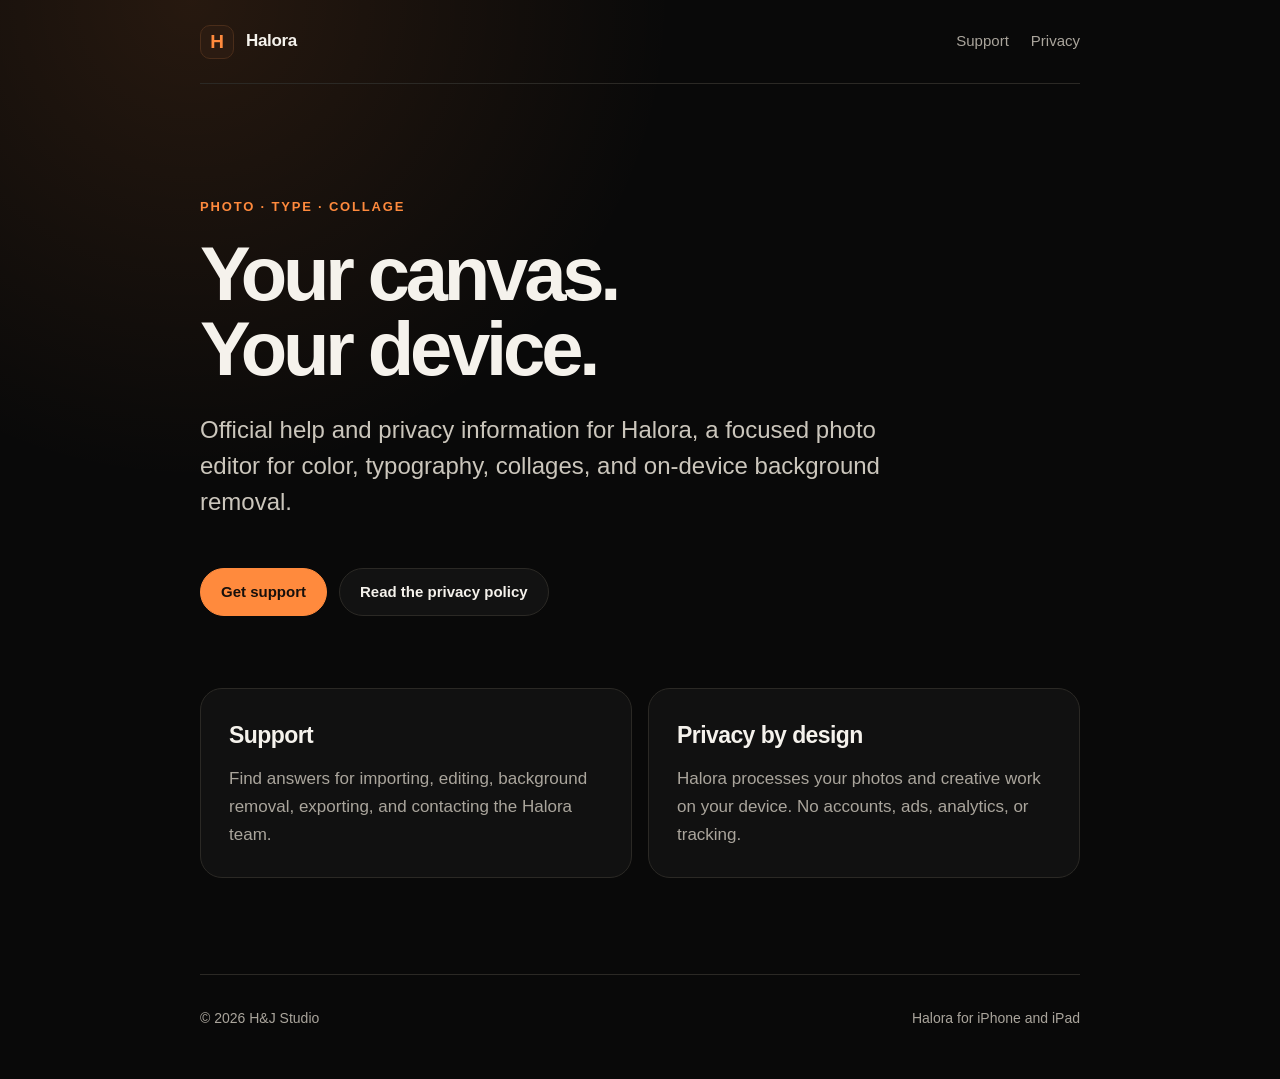
<file: index.html>
<!doctype html>
<html lang="en">
  <head>
    <meta charset="utf-8">
    <meta name="viewport" content="width=device-width, initial-scale=1">
    <meta name="description" content="Official support and privacy information for Halora, the photo, text, and collage editor for iPhone and iPad.">
    <meta name="theme-color" content="#090909">
    <title>Halora — Support &amp; Privacy</title>
    <link rel="stylesheet" href="./styles.css">
  </head>
  <body>
    <header class="site-header">
      <a class="brand" href="./" aria-label="Halora home">
        <span class="brand-mark" aria-hidden="true">H</span>
        <span>Halora</span>
      </a>
      <nav aria-label="Primary navigation">
        <a href="./support/">Support</a>
        <a href="./privacy/">Privacy</a>
      </nav>
    </header>

    <main>
      <p class="eyebrow">Photo · Type · Collage</p>
      <h1>Your canvas.<br>Your device.</h1>
      <p class="lede">Official help and privacy information for Halora, a focused photo editor for color, typography, collages, and on-device background removal.</p>

      <div class="actions">
        <a class="button primary" href="./support/">Get support</a>
        <a class="button" href="./privacy/">Read the privacy policy</a>
      </div>

      <div class="grid" aria-label="Information pages">
        <article class="card">
          <h2>Support</h2>
          <p>Find answers for importing, editing, background removal, exporting, and contacting the Halora team.</p>
        </article>
        <article class="card">
          <h2>Privacy by design</h2>
          <p>Halora processes your photos and creative work on your device. No accounts, ads, analytics, or tracking.</p>
        </article>
      </div>
    </main>

    <footer class="site-footer">
      <p>© 2026 H&amp;J Studio</p>
      <p>Halora for iPhone and iPad</p>
    </footer>
  </body>
</html>
</file>
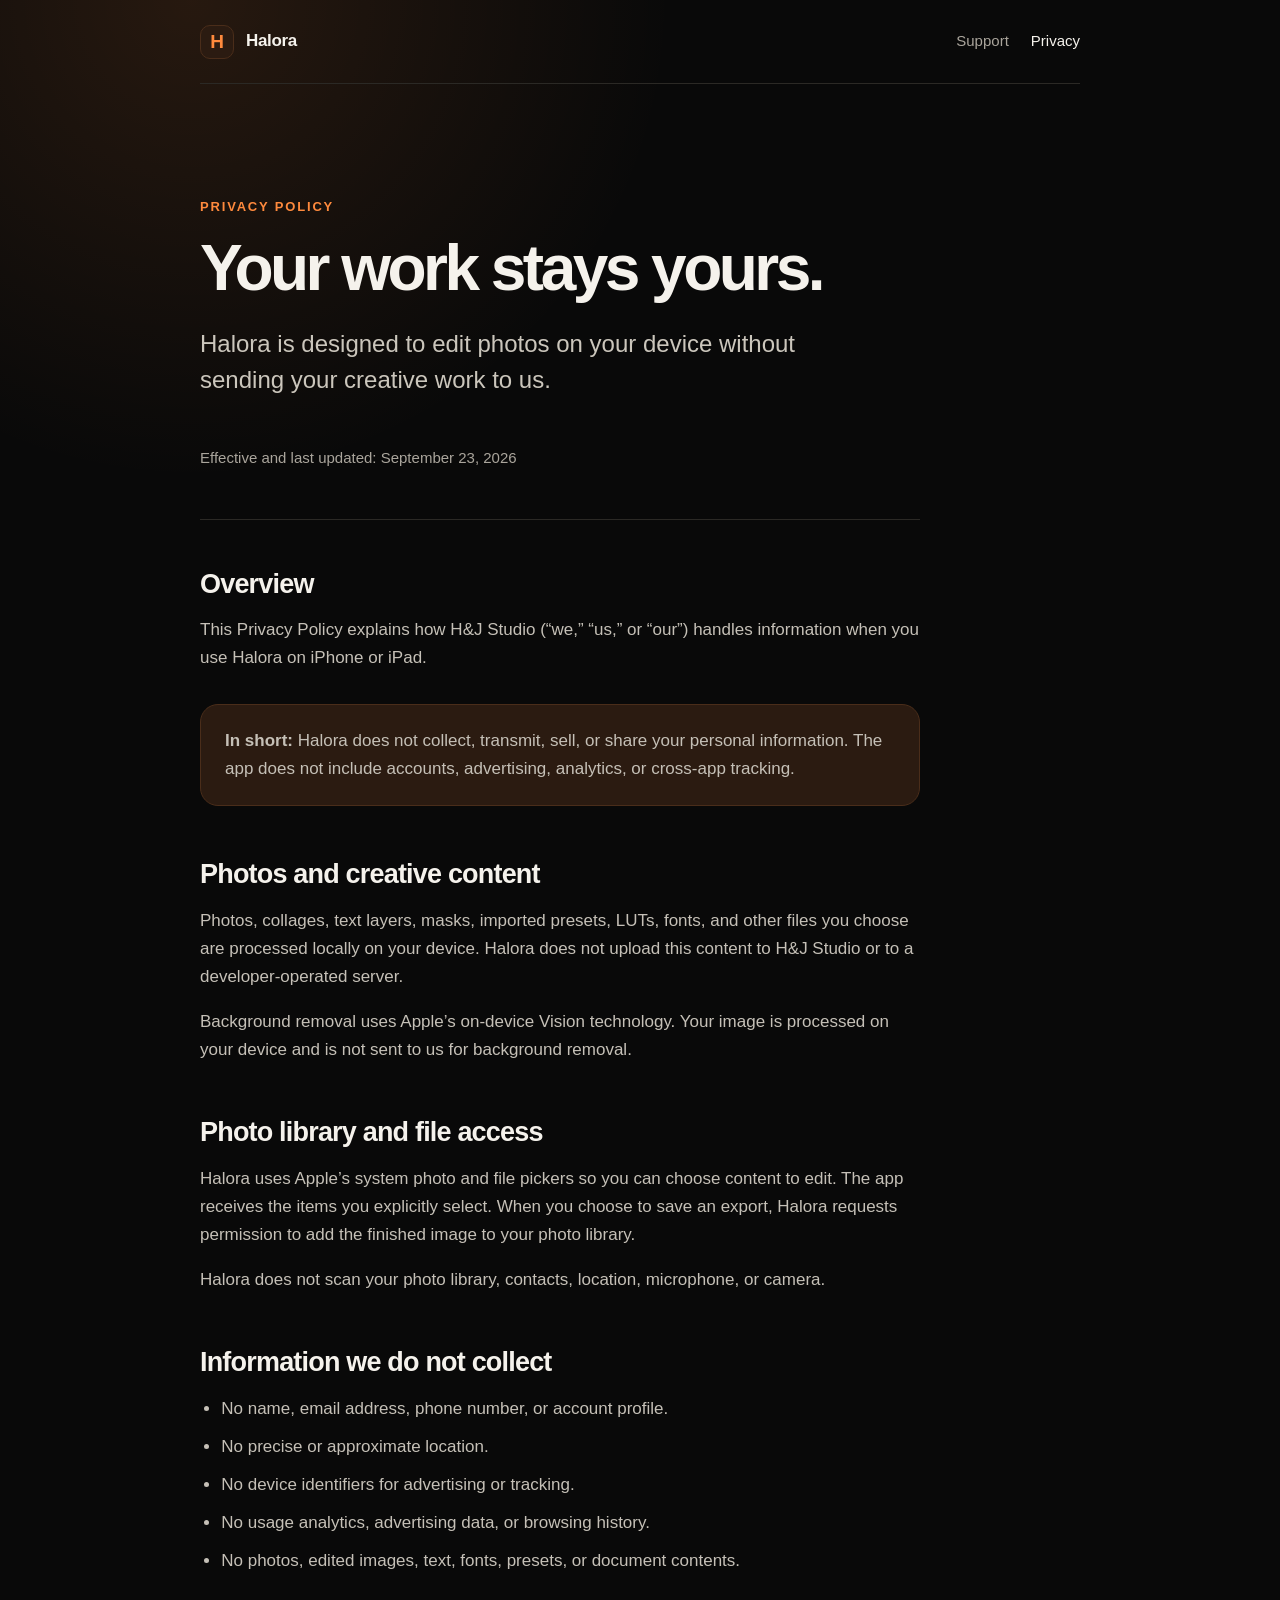
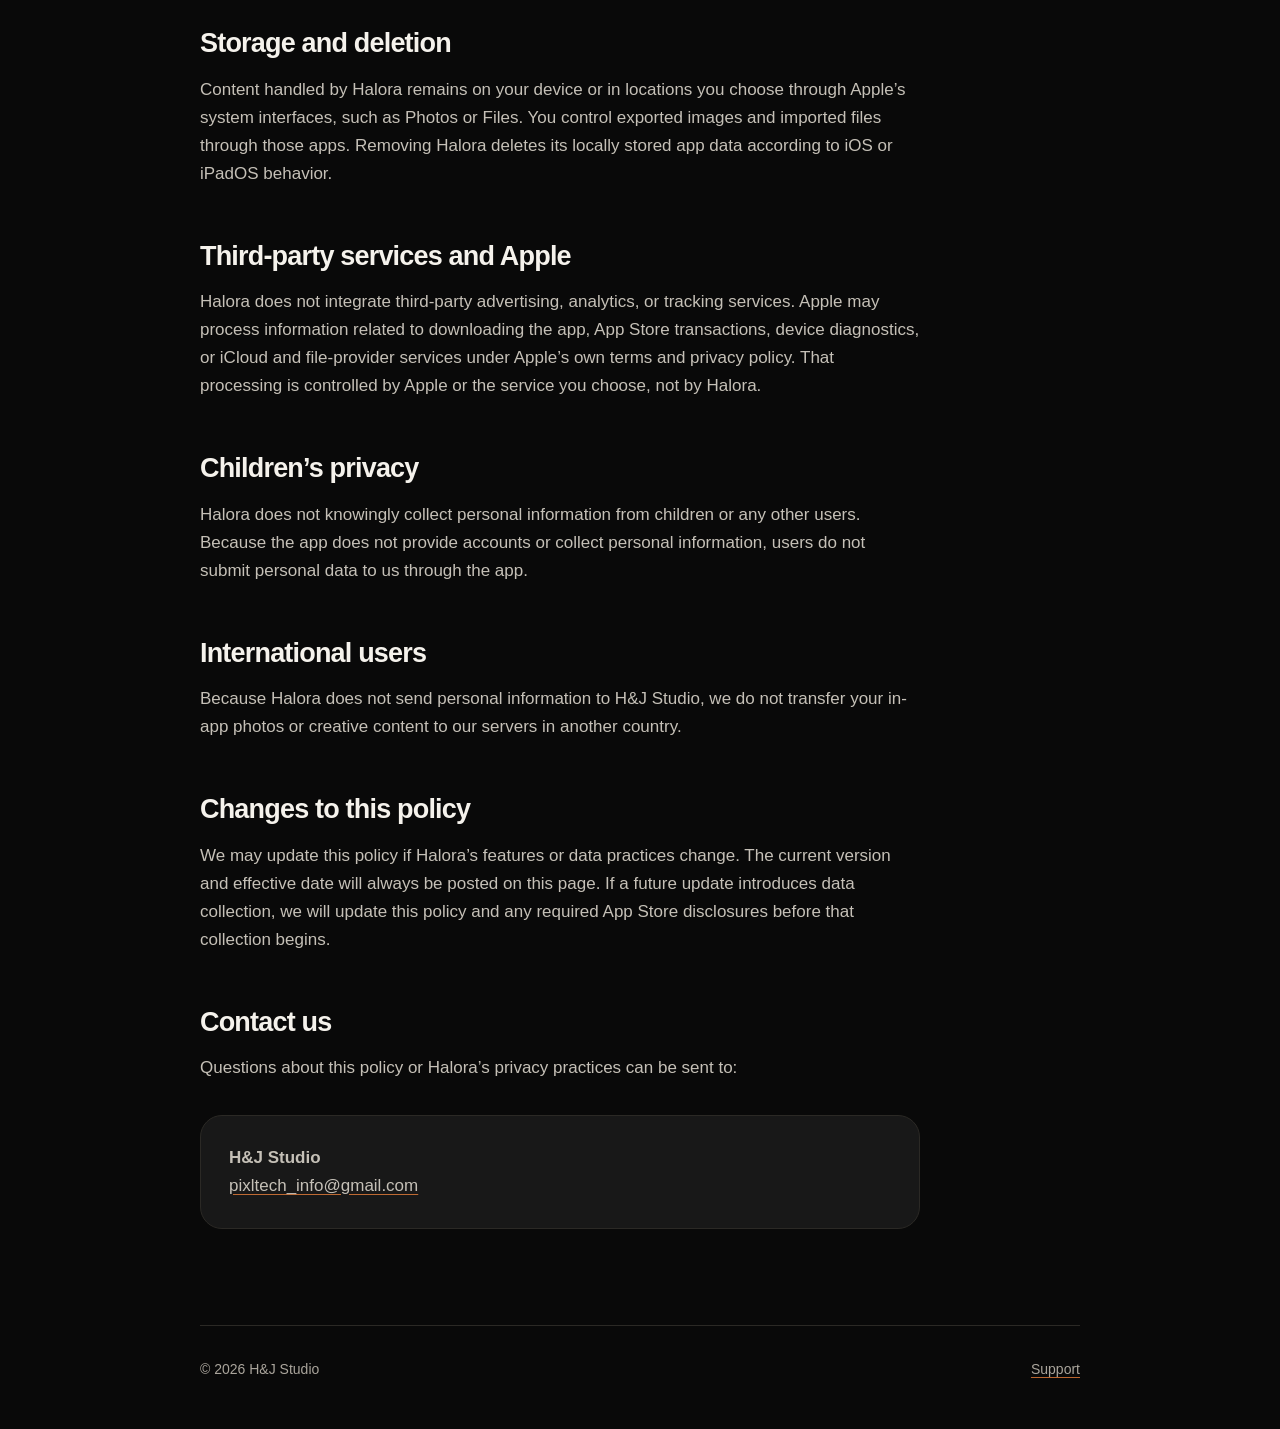
<file: privacy/index.html>
<!doctype html>
<html lang="en">
  <head>
    <meta charset="utf-8">
    <meta name="viewport" content="width=device-width, initial-scale=1">
    <meta name="description" content="Privacy Policy for Halora, the photo, text, and collage editor for iPhone and iPad.">
    <meta name="theme-color" content="#090909">
    <title>Privacy Policy — Halora</title>
    <link rel="stylesheet" href="../styles.css">
  </head>
  <body>
    <header class="site-header">
      <a class="brand" href="../" aria-label="Halora home">
        <span class="brand-mark" aria-hidden="true">H</span>
        <span>Halora</span>
      </a>
      <nav aria-label="Primary navigation">
        <a href="../support/">Support</a>
        <a href="./" aria-current="page">Privacy</a>
      </nav>
    </header>

    <main>
      <header class="document-header">
        <p class="eyebrow">Privacy Policy</p>
        <h1>Your work stays yours.</h1>
        <p class="lede">Halora is designed to edit photos on your device without sending your creative work to us.</p>
        <p class="updated">Effective and last updated: September 23, 2026</p>
      </header>

      <article class="document">
        <section>
          <h2>Overview</h2>
          <p>This Privacy Policy explains how H&amp;J Studio (“we,” “us,” or “our”) handles information when you use Halora on iPhone or iPad.</p>
          <div class="notice">
            <p><strong>In short:</strong> Halora does not collect, transmit, sell, or share your personal information. The app does not include accounts, advertising, analytics, or cross-app tracking.</p>
          </div>
        </section>

        <section>
          <h2>Photos and creative content</h2>
          <p>Photos, collages, text layers, masks, imported presets, LUTs, fonts, and other files you choose are processed locally on your device. Halora does not upload this content to H&amp;J Studio or to a developer-operated server.</p>
          <p>Background removal uses Apple’s on-device Vision technology. Your image is processed on your device and is not sent to us for background removal.</p>
        </section>

        <section>
          <h2>Photo library and file access</h2>
          <p>Halora uses Apple’s system photo and file pickers so you can choose content to edit. The app receives the items you explicitly select. When you choose to save an export, Halora requests permission to add the finished image to your photo library.</p>
          <p>Halora does not scan your photo library, contacts, location, microphone, or camera.</p>
        </section>

        <section>
          <h2>Information we do not collect</h2>
          <ul>
            <li>No name, email address, phone number, or account profile.</li>
            <li>No precise or approximate location.</li>
            <li>No device identifiers for advertising or tracking.</li>
            <li>No usage analytics, advertising data, or browsing history.</li>
            <li>No photos, edited images, text, fonts, presets, or document contents.</li>
          </ul>
        </section>

        <section>
          <h2>Storage and deletion</h2>
          <p>Content handled by Halora remains on your device or in locations you choose through Apple’s system interfaces, such as Photos or Files. You control exported images and imported files through those apps. Removing Halora deletes its locally stored app data according to iOS or iPadOS behavior.</p>
        </section>

        <section>
          <h2>Third-party services and Apple</h2>
          <p>Halora does not integrate third-party advertising, analytics, or tracking services. Apple may process information related to downloading the app, App Store transactions, device diagnostics, or iCloud and file-provider services under Apple’s own terms and privacy policy. That processing is controlled by Apple or the service you choose, not by Halora.</p>
        </section>

        <section>
          <h2>Children’s privacy</h2>
          <p>Halora does not knowingly collect personal information from children or any other users. Because the app does not provide accounts or collect personal information, users do not submit personal data to us through the app.</p>
        </section>

        <section>
          <h2>International users</h2>
          <p>Because Halora does not send personal information to H&amp;J Studio, we do not transfer your in-app photos or creative content to our servers in another country.</p>
        </section>

        <section>
          <h2>Changes to this policy</h2>
          <p>We may update this policy if Halora’s features or data practices change. The current version and effective date will always be posted on this page. If a future update introduces data collection, we will update this policy and any required App Store disclosures before that collection begins.</p>
        </section>

        <section>
          <h2>Contact us</h2>
          <p>Questions about this policy or Halora’s privacy practices can be sent to:</p>
          <div class="contact-card">
            <p><strong>H&amp;J Studio</strong><br><a href="mailto:pixltech_info@gmail.com?subject=Halora%20Privacy">pixltech_info@gmail.com</a></p>
          </div>
        </section>
      </article>
    </main>

    <footer class="site-footer">
      <p>© 2026 H&amp;J Studio</p>
      <p><a href="../support/">Support</a></p>
    </footer>
  </body>
</html>
</file>
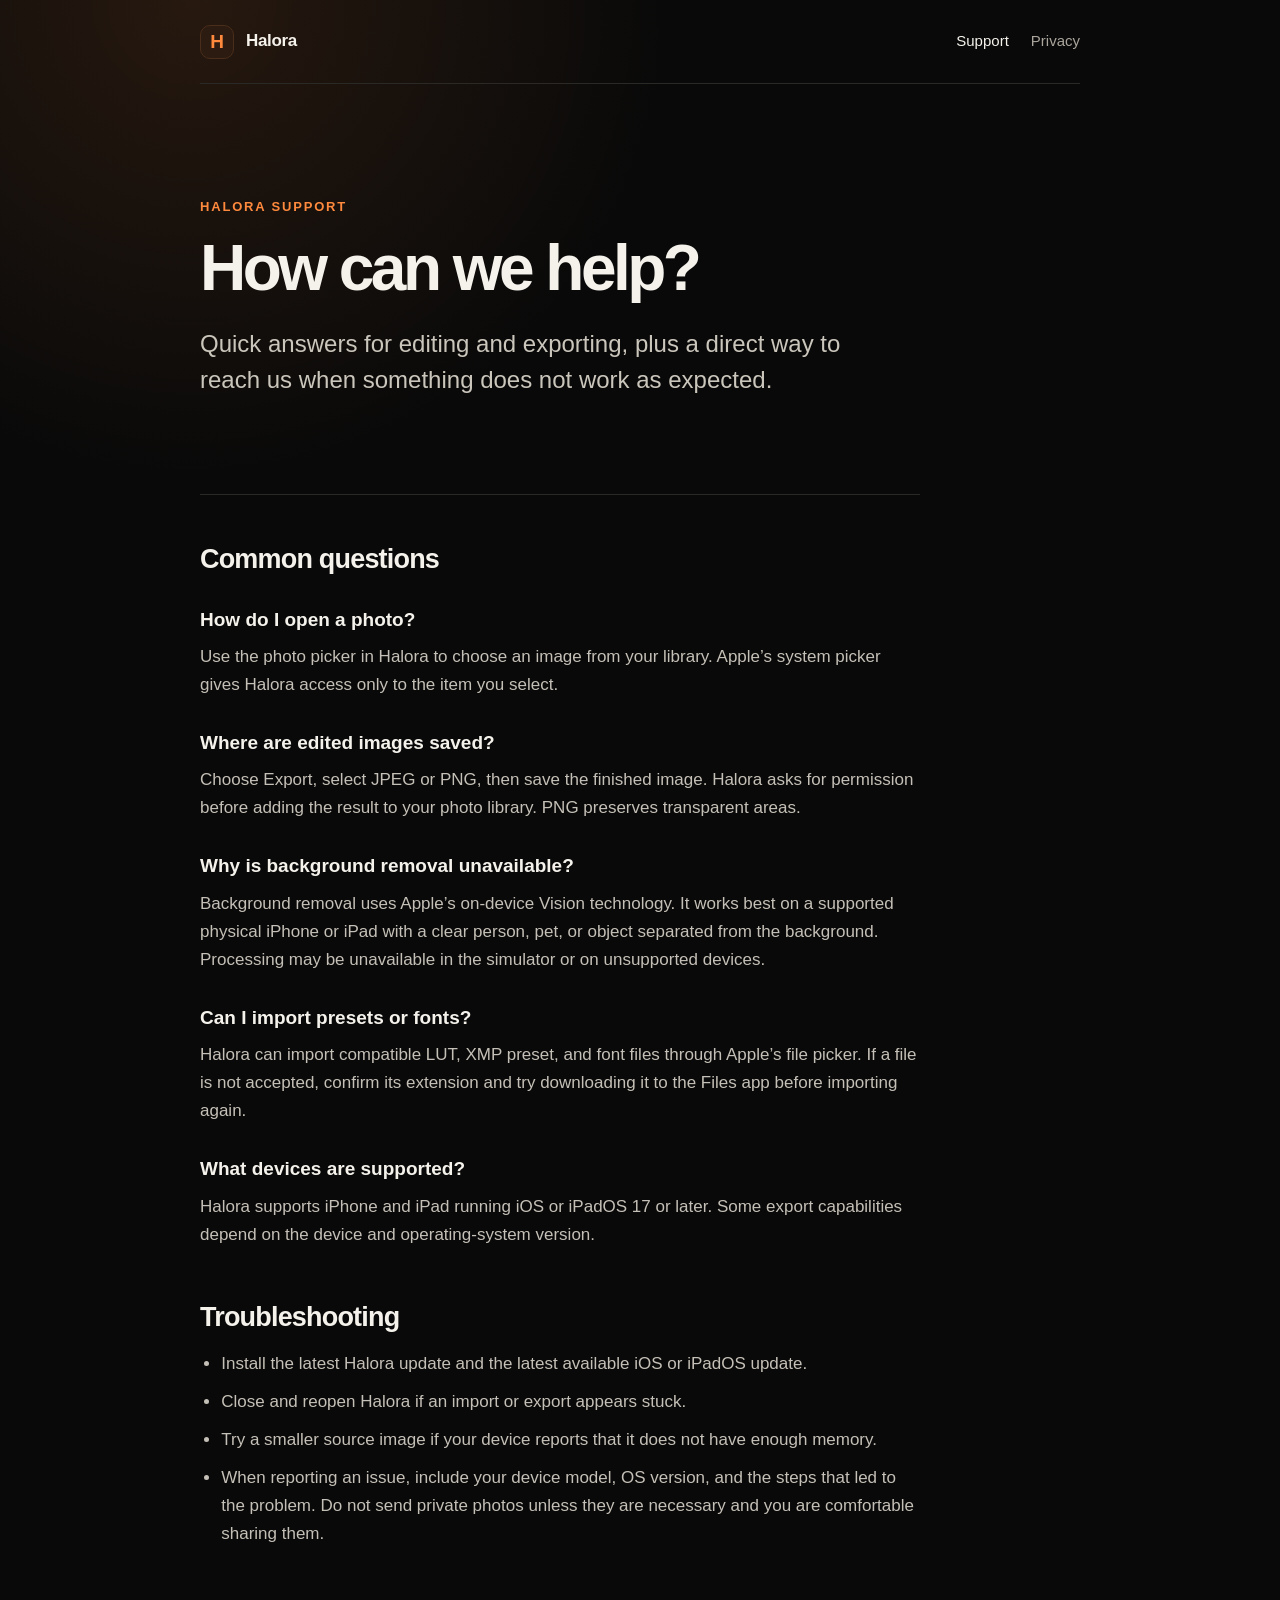
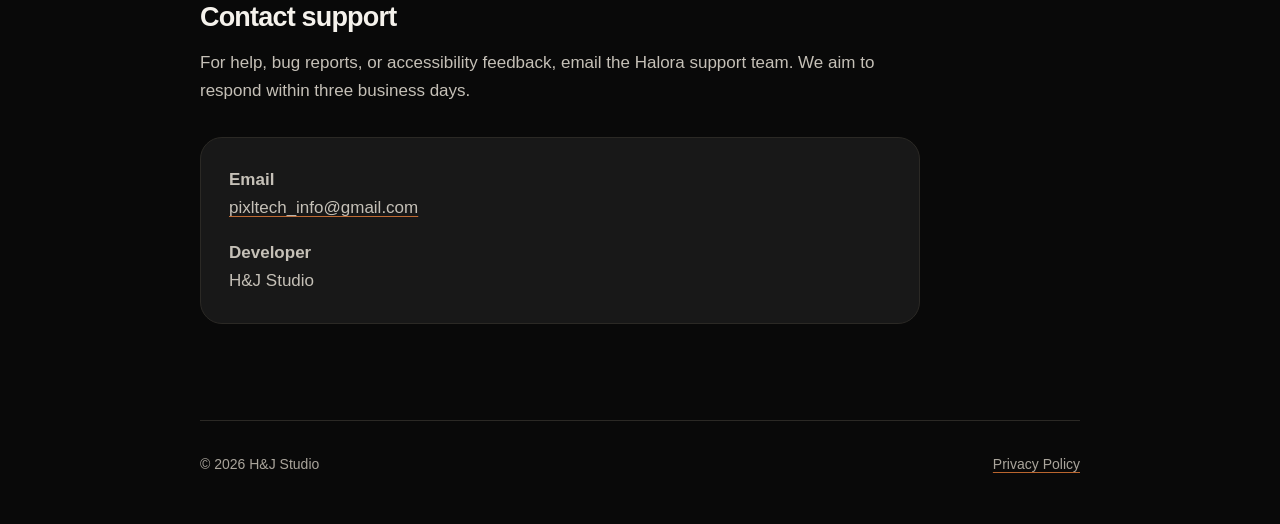
<file: support/index.html>
<!doctype html>
<html lang="en">
  <head>
    <meta charset="utf-8">
    <meta name="viewport" content="width=device-width, initial-scale=1">
    <meta name="description" content="Official support for Halora, the photo, text, and collage editor for iPhone and iPad.">
    <meta name="theme-color" content="#090909">
    <title>Support — Halora</title>
    <link rel="stylesheet" href="../styles.css">
  </head>
  <body>
    <header class="site-header">
      <a class="brand" href="../" aria-label="Halora home">
        <span class="brand-mark" aria-hidden="true">H</span>
        <span>Halora</span>
      </a>
      <nav aria-label="Primary navigation">
        <a href="./" aria-current="page">Support</a>
        <a href="../privacy/">Privacy</a>
      </nav>
    </header>

    <main>
      <header class="document-header">
        <p class="eyebrow">Halora Support</p>
        <h1>How can we help?</h1>
        <p class="lede">Quick answers for editing and exporting, plus a direct way to reach us when something does not work as expected.</p>
      </header>

      <div class="document">
        <section>
          <h2>Common questions</h2>

          <h3>How do I open a photo?</h3>
          <p>Use the photo picker in Halora to choose an image from your library. Apple’s system picker gives Halora access only to the item you select.</p>

          <h3>Where are edited images saved?</h3>
          <p>Choose Export, select JPEG or PNG, then save the finished image. Halora asks for permission before adding the result to your photo library. PNG preserves transparent areas.</p>

          <h3>Why is background removal unavailable?</h3>
          <p>Background removal uses Apple’s on-device Vision technology. It works best on a supported physical iPhone or iPad with a clear person, pet, or object separated from the background. Processing may be unavailable in the simulator or on unsupported devices.</p>

          <h3>Can I import presets or fonts?</h3>
          <p>Halora can import compatible LUT, XMP preset, and font files through Apple’s file picker. If a file is not accepted, confirm its extension and try downloading it to the Files app before importing again.</p>

          <h3>What devices are supported?</h3>
          <p>Halora supports iPhone and iPad running iOS or iPadOS 17 or later. Some export capabilities depend on the device and operating-system version.</p>
        </section>

        <section>
          <h2>Troubleshooting</h2>
          <ul>
            <li>Install the latest Halora update and the latest available iOS or iPadOS update.</li>
            <li>Close and reopen Halora if an import or export appears stuck.</li>
            <li>Try a smaller source image if your device reports that it does not have enough memory.</li>
            <li>When reporting an issue, include your device model, OS version, and the steps that led to the problem. Do not send private photos unless they are necessary and you are comfortable sharing them.</li>
          </ul>
        </section>

        <section>
          <h2>Contact support</h2>
          <p>For help, bug reports, or accessibility feedback, email the Halora support team. We aim to respond within three business days.</p>
          <div class="contact-card">
            <p><strong>Email</strong><br><a href="mailto:pixltech_info@gmail.com?subject=Halora%20Support">pixltech_info@gmail.com</a></p>
            <p><strong>Developer</strong><br>H&amp;J Studio</p>
          </div>
        </section>
      </div>
    </main>

    <footer class="site-footer">
      <p>© 2026 H&amp;J Studio</p>
      <p><a href="../privacy/">Privacy Policy</a></p>
    </footer>
  </body>
</html>
</file>
<file: styles.css>
:root {
  color-scheme: dark;
  --background: #090909;
  --surface: #121212;
  --surface-raised: #181818;
  --text: #f5f2ec;
  --muted: #aaa59c;
  --line: #2b2925;
  --accent: #ff8a3d;
  --accent-soft: #2b1b11;
  --max-width: 880px;
}

* {
  box-sizing: border-box;
}

html {
  background: var(--background);
  scroll-behavior: smooth;
}

body {
  min-height: 100vh;
  margin: 0;
  background:
    radial-gradient(circle at 15% 0%, rgba(255, 138, 61, 0.12), transparent 30rem),
    var(--background);
  color: var(--text);
  font-family: -apple-system, BlinkMacSystemFont, "Segoe UI", sans-serif;
  font-size: 17px;
  line-height: 1.65;
  -webkit-font-smoothing: antialiased;
}

a {
  color: inherit;
  text-decoration-color: rgba(255, 138, 61, 0.72);
  text-underline-offset: 0.2em;
}

a:hover {
  color: var(--accent);
}

.site-header,
.site-footer,
main {
  width: min(calc(100% - 40px), var(--max-width));
  margin-inline: auto;
}

.site-header {
  display: flex;
  align-items: center;
  justify-content: space-between;
  min-height: 84px;
  border-bottom: 1px solid var(--line);
}

.brand {
  display: inline-flex;
  align-items: center;
  gap: 12px;
  color: var(--text);
  font-weight: 680;
  letter-spacing: -0.02em;
  text-decoration: none;
}

.brand-mark {
  display: grid;
  width: 34px;
  height: 34px;
  place-items: center;
  border: 1px solid #4a2d1a;
  border-radius: 10px;
  background: var(--accent-soft);
  color: var(--accent);
  font-size: 19px;
  font-weight: 800;
}

nav {
  display: flex;
  gap: 22px;
  color: var(--muted);
  font-size: 15px;
}

nav a {
  text-decoration: none;
}

nav a[aria-current="page"] {
  color: var(--text);
}

main {
  padding-block: clamp(64px, 10vw, 112px) 96px;
}

.eyebrow {
  margin: 0 0 20px;
  color: var(--accent);
  font-size: 13px;
  font-weight: 720;
  letter-spacing: 0.14em;
  text-transform: uppercase;
}

h1,
h2,
h3,
p {
  margin-top: 0;
}

h1 {
  max-width: 760px;
  margin-bottom: 26px;
  font-size: clamp(44px, 9vw, 76px);
  font-weight: 720;
  letter-spacing: -0.055em;
  line-height: 0.98;
}

.lede {
  max-width: 680px;
  margin-bottom: 48px;
  color: #cbc6bc;
  font-size: clamp(19px, 3vw, 24px);
  line-height: 1.5;
}

.actions {
  display: flex;
  flex-wrap: wrap;
  gap: 12px;
  margin-bottom: 72px;
}

.button {
  display: inline-flex;
  min-height: 48px;
  align-items: center;
  justify-content: center;
  padding: 0 20px;
  border: 1px solid var(--line);
  border-radius: 999px;
  background: var(--surface);
  font-size: 15px;
  font-weight: 680;
  text-decoration: none;
}

.button.primary {
  border-color: var(--accent);
  background: var(--accent);
  color: #16100c;
}

.button:hover {
  border-color: var(--accent);
  color: var(--text);
}

.button.primary:hover {
  color: #16100c;
}

.grid {
  display: grid;
  grid-template-columns: repeat(2, minmax(0, 1fr));
  gap: 16px;
}

.card {
  padding: 28px;
  border: 1px solid var(--line);
  border-radius: 22px;
  background: rgba(18, 18, 18, 0.9);
}

.card h2 {
  margin-bottom: 10px;
  font-size: 23px;
  letter-spacing: -0.025em;
}

.card p {
  margin-bottom: 0;
  color: var(--muted);
}

.document-header {
  max-width: 720px;
  padding-bottom: 48px;
  border-bottom: 1px solid var(--line);
}

.document-header h1 {
  font-size: clamp(40px, 7vw, 64px);
}

.updated {
  margin-bottom: 0;
  color: var(--muted);
  font-size: 15px;
}

.document {
  max-width: 720px;
  padding-top: 48px;
}

.document section + section {
  margin-top: 52px;
}

.document h2 {
  margin-bottom: 16px;
  font-size: 27px;
  letter-spacing: -0.03em;
  line-height: 1.2;
}

.document h3 {
  margin: 28px 0 8px;
  font-size: 19px;
}

.document p,
.document li {
  color: #c5c0b7;
}

.document ul {
  padding-left: 1.25em;
}

.document li + li {
  margin-top: 10px;
}

.notice {
  margin-top: 32px;
  padding: 22px 24px;
  border: 1px solid #4a2d1a;
  border-radius: 18px;
  background: var(--accent-soft);
}

.notice p:last-child {
  margin-bottom: 0;
}

.contact-card {
  margin-top: 32px;
  padding: 28px;
  border: 1px solid var(--line);
  border-radius: 22px;
  background: var(--surface-raised);
}

.contact-card p:last-child {
  margin-bottom: 0;
}

.site-footer {
  display: flex;
  justify-content: space-between;
  gap: 24px;
  padding-block: 32px 48px;
  border-top: 1px solid var(--line);
  color: var(--muted);
  font-size: 14px;
}

.site-footer p {
  margin: 0;
}

@media (max-width: 640px) {
  .site-header {
    align-items: flex-start;
    flex-direction: column;
    justify-content: center;
    gap: 8px;
    padding-block: 18px;
  }

  nav {
    gap: 18px;
  }

  main {
    padding-top: 64px;
  }

  .grid {
    grid-template-columns: 1fr;
  }

  .site-footer {
    flex-direction: column;
  }
}

@media (prefers-reduced-motion: reduce) {
  html {
    scroll-behavior: auto;
  }
}
</file>
